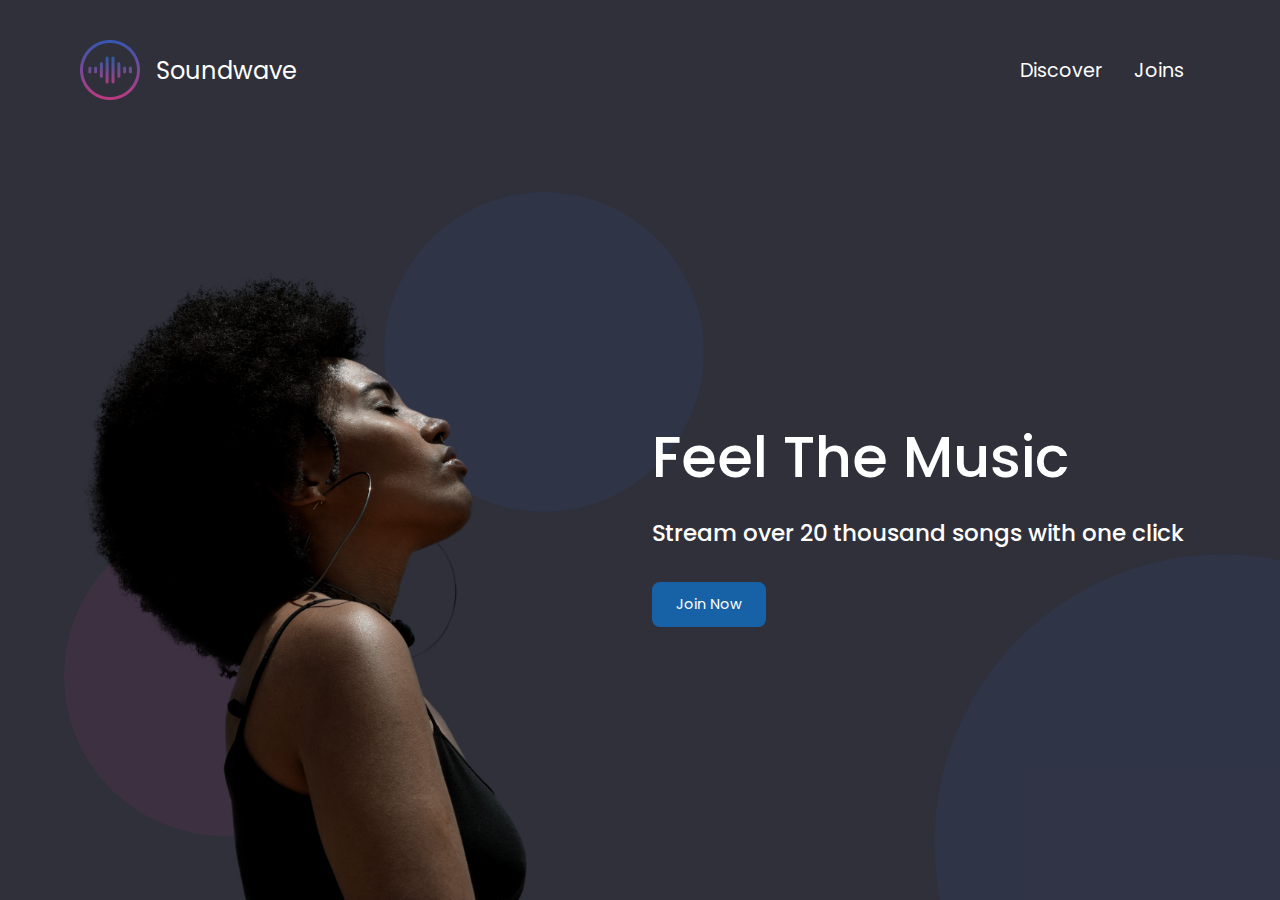
<file: index.html>
<!DOCTYPE html>
<html lang="en">
<head>
    <meta charset="UTF-8">
    <meta name="viewport" content="width=device-width, initial-scale=1.0">
    <title>Soundwave</title>
    <link href="styles.css" rel="stylesheet">
    <link href="index.css" rel="stylesheet">
</head>
<body class="container full-height-grow">
    <header class="main-header">
        <a href="/" class="brand-logo"">
            <img src="images/logo.png">
            <div class="brand-logo-name">Soundwave</div>
        </a>
        <nav class="main-nav">
            <ul>
                <li> <a href="discover.html">Discover</a> </li>
                <li> <a href="join.html">Joins</a> </li>
            </ul>
        </nav>
    </header>

    <section class="home-main-section">
        <div class="img-wrapper">
            <div class="lady-image"></div>
        </div>
        <div class="call-to-action">
            <h1 class="title">Feel The Music</h1>
            <span class="subtitle">Stream over 20 thousand songs with one click</span>
            <a href="join.html" class="btn">Join Now</a>
        </div>
    </section>

    <div class="home-page-circle-1"></div>
    <div class="home-page-circle-2"></div>
    <div class="home-page-circle-3"></div>
</body>
</html>
</file>
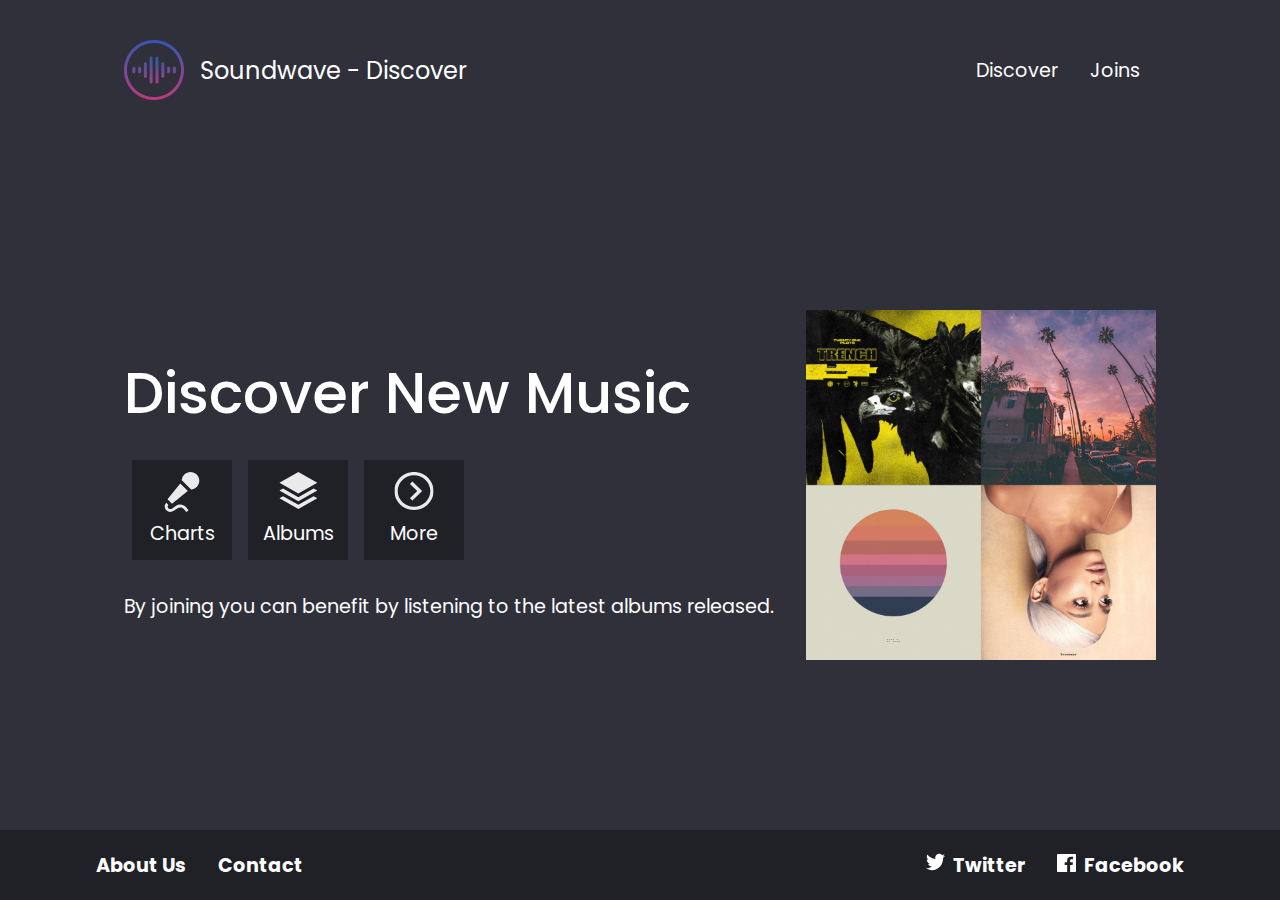
<file: discover.html>
<!DOCTYPE html>
<html lang="en">

<head>
    <meta charset="UTF-8">
    <meta name="viewport" content="width=device-width, initial-scale=1.0">
    <title>Soundwave</title>
    <link href="styles.css" rel="stylesheet">
    <link href="discover.css" rel="stylesheet">
</head>

<body class="full-height-grow">
    <div class="container full-height-grow">
        <header class="main-header">
            <a href="/" class="brand-logo"">
                <img src=" images/logo.png">
                <div class="brand-logo-name">Soundwave - Discover</div>
            </a>
            <nav class="main-nav">
                <ul>
                    <li> <a href="discover.html">Discover</a> </li>
                    <li> <a href="join.html">Joins</a> </li>
                </ul>
            </nav>
        </header>

        <section class="discover-main-section">
            <div class="call-to-action">
                <h1 class="title">Discover New Music</h1>
                <div class="icon-section">
                    <div class="icon">
                        <img src="images/microphone.svg">
                        Charts
                    </div>
                    <div class="icon">
                        <img src="images/albums.svg">
                        Albums
                    </div>
                    <div class="icon">
                        <img src="images/more.svg">
                        More
                    </div>
                </div>
                 By joining you can benefit by listening to the latest albums released.
            </div>
            <img src="images/covers.jpg" class="covers-image">
        </section>

    </div>

    <footer class="main-footer">
        <div class="container">
            <nav class="footer-nav">
                <ul>
                    <li><a href="#">About Us</a></li>
                    <li><a href="#">Contact</a></li>
                </ul>
            </nav>
            <nav class="footer-nav">
                <ul>
                    <li>
                        <a href="#" class="social-link">
                            <img src="images/twitter.svg">
                            Twitter
                        </a>
                    </li>
                    <li>
                        <a href="#" class="social-link">
                            <img src="images/facebook.svg">
                            Facebook
                        </a>
                    </li>
                </ul>
            </nav>
        </div>
    </footer>
</body>

</html>
</file>
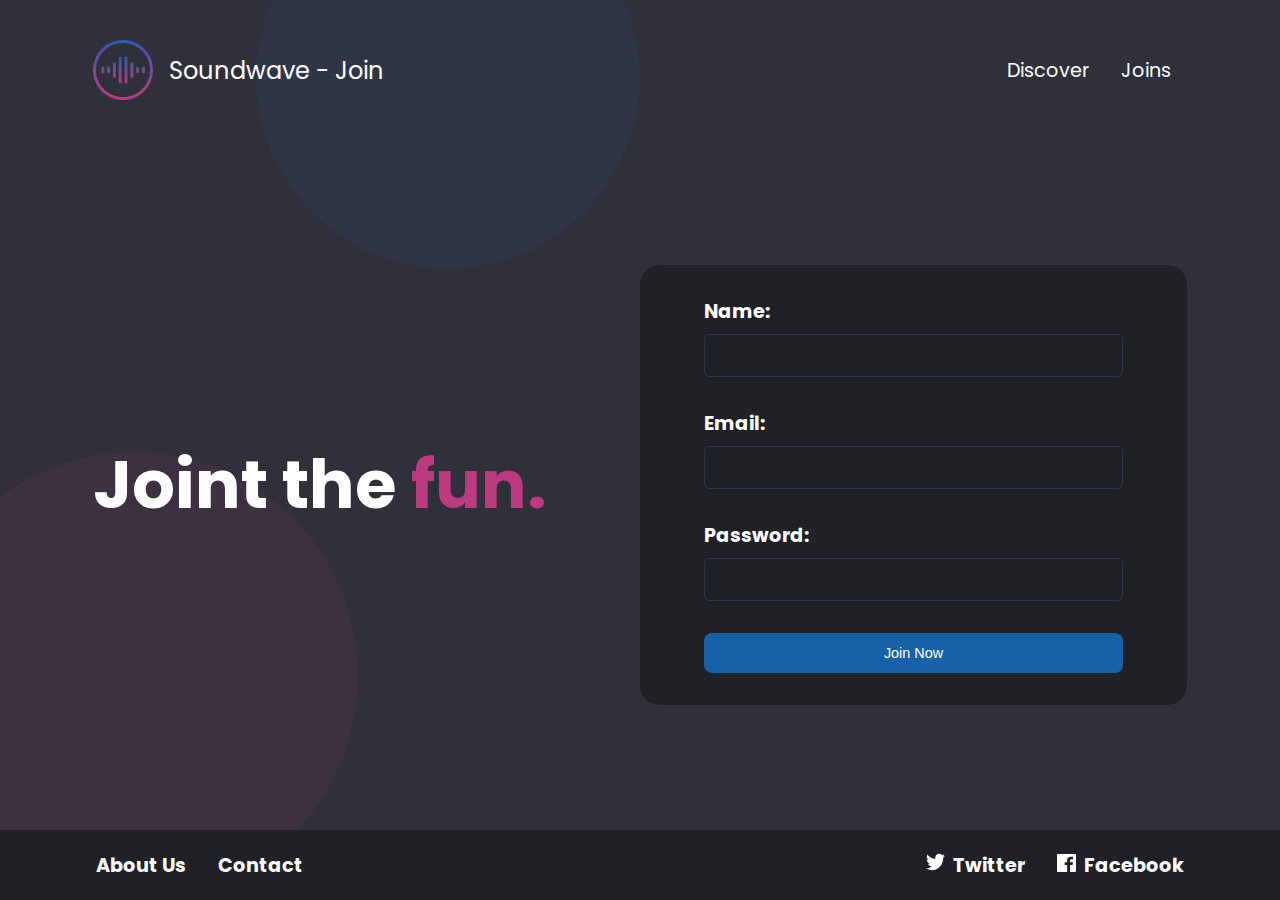
<file: join.html>
<!DOCTYPE html>
<html lang="en">

<head>
    <meta charset="UTF-8">
    <meta name="viewport" content="width=device-width, initial-scale=1.0">
    <title>Soundwave</title>
    <link href="styles.css" rel="stylesheet">
    <link href="join.css" rel="stylesheet">
</head>

<body class="full-height-grow">
    <div class="container full-height-grow">
        <header class="main-header">
            <a href="/" class="brand-logo"">
                <img src=" images/logo.png">
                <div class="brand-logo-name">Soundwave - Join</div>
            </a>
            <nav class="main-nav">
                <ul>
                    <li> <a href="discover.html">Discover</a> </li>
                    <li> <a href="join.html">Joins</a> </li>
                </ul>
            </nav>
        </header>

       <section class="join-main-section">
           <h1 class="join-text">
               Joint the
                <span class="accent-text">fun.</span>
           </h1>
           <form class="join-form">
               <div class="input-group">
                   <label>Name:</label>
                   <input type="text">
               </div>
               <div class="input-group">
                <label>Email:</label>
                <input type="email">
            </div>
            <div class="input-group">
                <label>Password:</label>
                <input type="password">
            </div>
            <div class="input-group">
                <button type="submit" class="btn">Join Now</button>
            </div>
           </form>
       </section>
    </div>

    <div class="join-page-circle-1"></div>
    <div class="join-page-circle-2"></div>

    <footer class="main-footer">
        <div class="container">
            <nav class="footer-nav">
                <ul>
                    <li><a href="#">About Us</a></li>
                    <li><a href="#">Contact</a></li>
                </ul>
            </nav>
            <nav class="footer-nav">
                <ul>
                    <li>
                        <a href="#" class="social-link">
                            <img src="images/twitter.svg">
                            Twitter
                        </a>
                    </li>
                    <li>
                        <a href="#" class="social-link">
                            <img src="images/facebook.svg">
                            Facebook
                        </a>
                    </li>
                </ul>
            </nav>
        </div>
    </footer>
</body>

</html>
</file>
<file: styles.css>
@import url('https://fonts.googleapis.com/css?family=Poppins:400,500,700');

*,*::before,*::after{
    box-sizing: border-box;
}

body {
    padding: 0;
    margin: 0;
    background-color: #2f303a;
    font-family: Poppins, sans-serif;
    font-size: 1.2rem;
    color: white;
    min-height: 100vh;
}

.full-height-grow {
    display: flex;
    flex-direction: column;
}

.brand-logo {
    display: flex;
    align-items: center;
    font-size: 1.25em;
    color: inherit;
    text-decoration: none;
}

.brand-logo-name {
    margin-left: 1rem;
}

.main-nav ul, .footer-nav ul {
    display: flex;
    margin: 0;
    padding: 0;
    list-style: none;
}

.main-nav a, .footer-nav a {
    color: inherit;
    text-decoration: none;
    padding: 1rem;
}

.main-nav a:hover, .footer-nav a:hover  {
    color: #adadad;
}

.main-header, .main-footer{
    display: flex;
    justify-content: space-between;
    align-items: center;
   
}

.main-header{
    height: 140px;
}

.main-footer {
    height: 70px;
    background-color: #202027;
    font-weight: bold;
}

.social-link img {
    width: 1em;
    margin-right: .25rem;
}

.main-footer .container {
    display: flex;
    justify-content: space-between;
}

.container {
    max-width: 1200px;
    margin: 0 auto;
    padding: 0 40px;
    flex-grow: 1;
}

.title {
    font-weight: 500;
    font-size: 3em;
    margin-bottom: 1rem;
    margin-top: 0;
}

.subtitle {
    font-weight: 500;
    font-size: 1.2em;
    margin-bottom: 2rem;
}

.btn {
    color: white;
    background-color: #1762a7;
    padding: .75rem 1.5rem;
    border-radius: .5rem;
    text-decoration: none;
    font-size: .9rem;
    outline: none;
    border: none;
    cursor: pointer;
}

.btn:hover {
    background-color: #2180d8;
}

.btn:focus {
    background-color: #2796ff;
}
</file>
<file: index.css>
.home-main-section {
    display: flex;
    align-items: stretch;
    justify-content: space-between;
    flex-grow: 1;
}

.home-main-section .img-wrapper {
    flex-grow: 1;
    flex-direction: column;
    display: flex;
    align-items: stretch;
    justify-content: flex-end;
}

.home-main-section .lady-image {
    background-image: url(images/landing-page-girl.png);
    flex-grow: 1;
    max-height: 70vh;
    min-width: 30vh;
    background-size: contain;
    background-repeat: no-repeat;
    background-position: bottom left;
}

.home-main-section .call-to-action {
    display: flex;
    flex-direction: column;
    align-items: flex-start;
    margin: 1rem;
    align-self: center;
}

@media (max-width: 900px) {
    .home-main-section .img-wrapper {
        display: none;
    }
    .home-main-section{
        justify-content: center;
    }
}

.home-page-circle-1 {
    position: absolute;
    width: 25vw;
    height: 25vw;
    border-radius: 50%;
    background-color: rgb(188, 58, 128, .1);
    bottom: 5vw;
    left: 5vw;
    z-index: -1;
  }

  .home-page-circle-2 {
    position: absolute;
    width: 25vw;
    height: 25vw;
    border-radius: 50%;
    background-color: rgba(52, 87, 178, .1);
    top: 15vw;
    left: 30vw;
    z-index: -1;
  }

  .home-page-circle-3 {
    position: absolute;
    overflow: hidden;
    width: 45vw;
    height: 45vw;
    bottom: 0;
    right:  0;
    z-index: -1;
  }

  .home-page-circle-3::before {
    content: '';
    transform: translate(40%,40%);
    position: absolute;
    height: 100%;
    width: 100%;
    border-radius: 50%;
    background-color: rgba(52, 87, 178, .1);
  }
</file>
<file: discover.css>
.discover-main-section {
    display: flex;
    align-items: center;
    justify-content: space-between;
    flex-grow: 1;
}

.discover-main-section .covers-image {
    width: 30vw;
    margin-left: 2rem;
    height: auto;
    max-width: 350px;
}

.icon-section {
    display: flex;
}

.icon {
    display: flex;
    flex-direction: column;
    justify-content: space-between;
    align-items: center;
    margin: .5rem;
    padding: .75rem;
    width: 100px;
    height: 100px;
    background-color: #202027;
    margin-bottom: 2rem;
}

.icon img {
    width: 40px;

}

@media(max-width:800px) {
    .discover-main-section {
        flex-direction: column;
        justify-content: center;
    }
    .discover-main-section .covers-image {
        margin-top: 2rem;
        height: 30vh;
        width: auto;
    }
}
</file>
<file: join.css>
.join-main-section {
    display: flex;
    justify-content: space-between;
    align-items: center;
    flex-grow: 1;
}

.join-text {
    font-size: 3.5em;
    font-weight: bold;
    margin: 0;
}

.accent-text {
    color: #bc3a80;
}

.join-form {
    background-color: #202027;
    width: 50vw;
    max-width: 50%;
    padding: 2rem 4rem;
    border-radius: 20px;
}

.input-group {
    margin-bottom: 2rem;
    display: flex;
    flex-direction: column;
}

.input-group:last-child {
    margin-bottom: 0;
}

.input-group label {
    font-weight: bold;
    margin-bottom: .5rem;
}

.input-group input {
    outline: none;
    background: none;
    border: 1px solid #2e3852;
    font-size: 1em;
    padding: .5em;
    color: inherit;
    border-radius: 5px;
}

.input-group input:focus {
    border-color: #596da0;
}

@media(max-width:900px) {
    .join-main-section {
        flex-direction: column;
        justify-content: center;
    }
    .join-form {
        width: 80vw;
        max-width: inherit;
        margin: 2rem 0;
    }
}

.join-page-circle-1 {
    position: absolute;
    overflow: hidden;
    width: 35vw;
    height: 35vw;
    bottom: 0;
    left:  0;
    z-index: -1;
  }

  .join-page-circle-1::before {
    content: '';
    transform: translateX(-20%);
    position: absolute;
    height: 100%;
    width: 100%;
    border-radius: 50%;
    background-color: rgb(188, 58, 128, .1);
  }

  .join-page-circle-2 {
    position: absolute;
    overflow: hidden;
    width: 30vw;
    height: 30vw;
    top: 0;
    left:  20vw;
    z-index: -1;
  }

  .join-page-circle-2::before {
    content: '';
    transform: translateY(-30%);
    position: absolute;
    height: 100%;
    width: 100%;
    border-radius: 50%;
    background-color: rgba(52, 87, 178, .1);
  }
</file>
